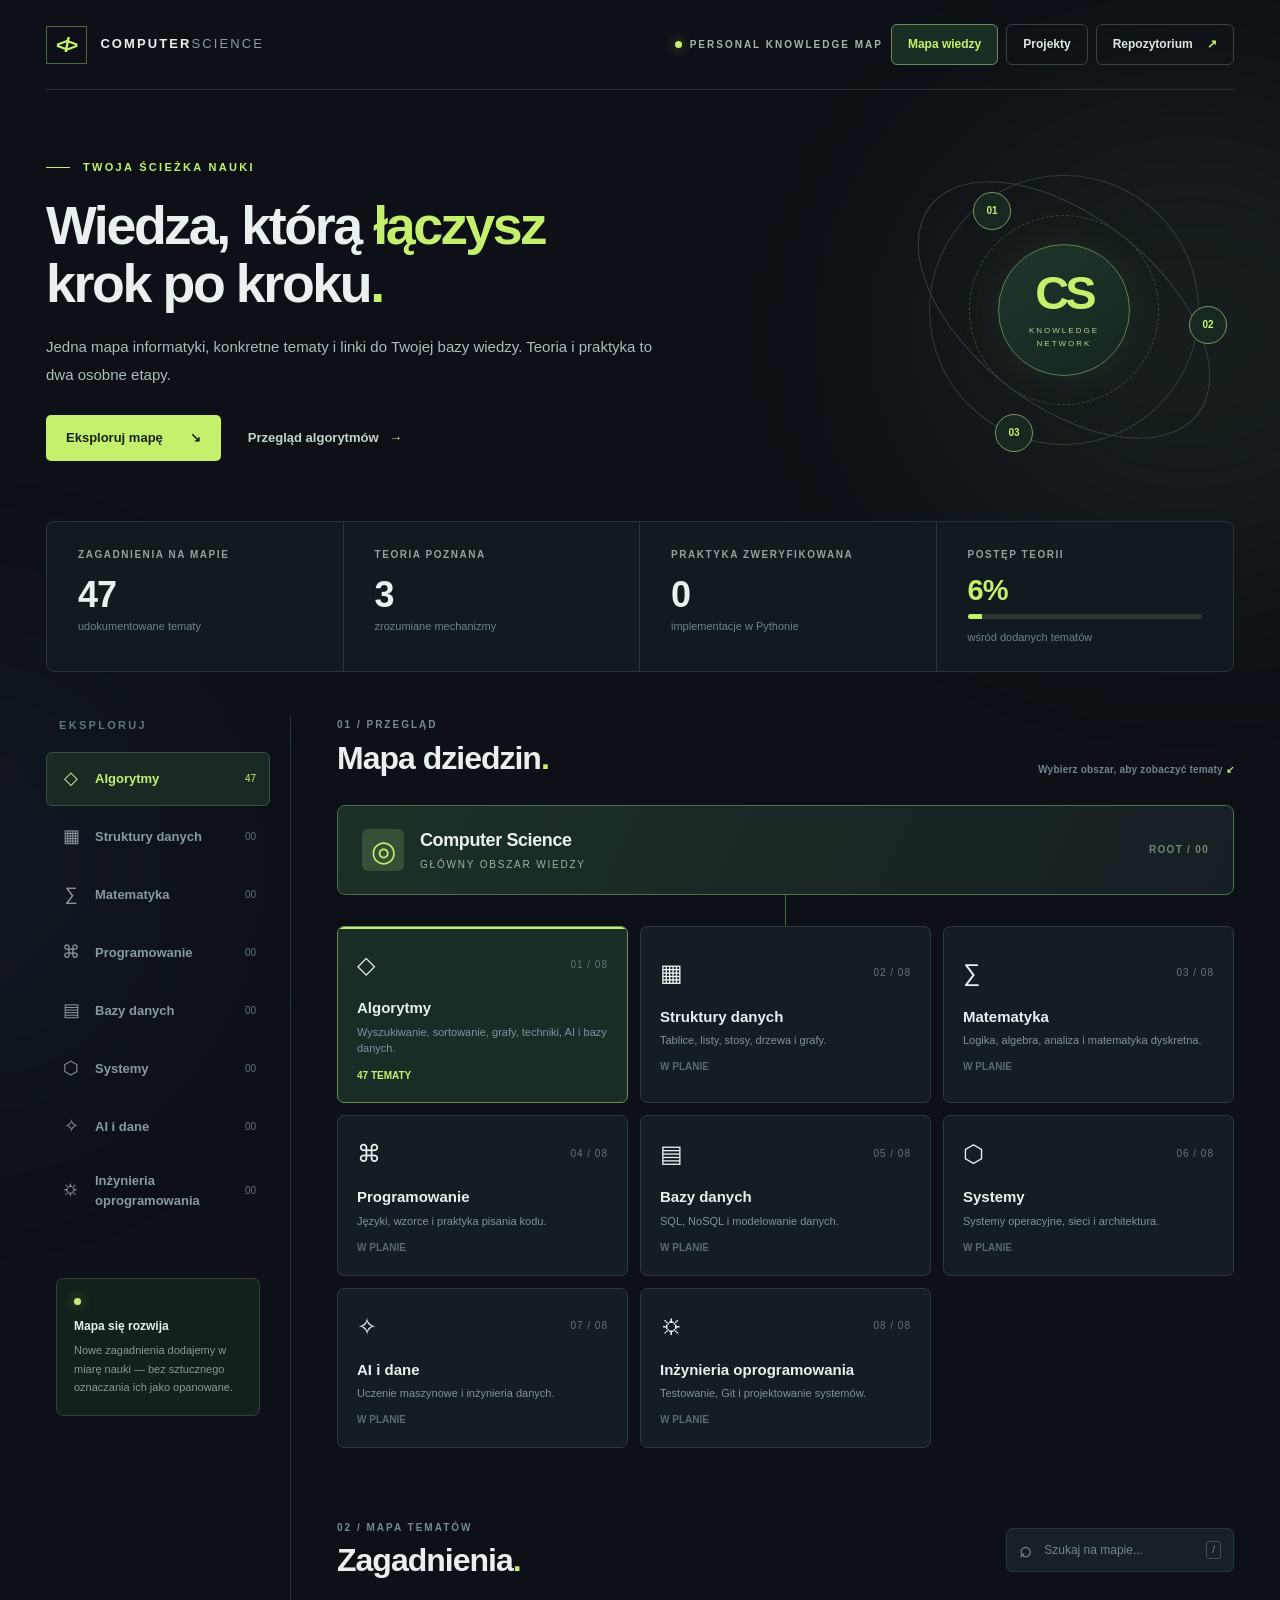
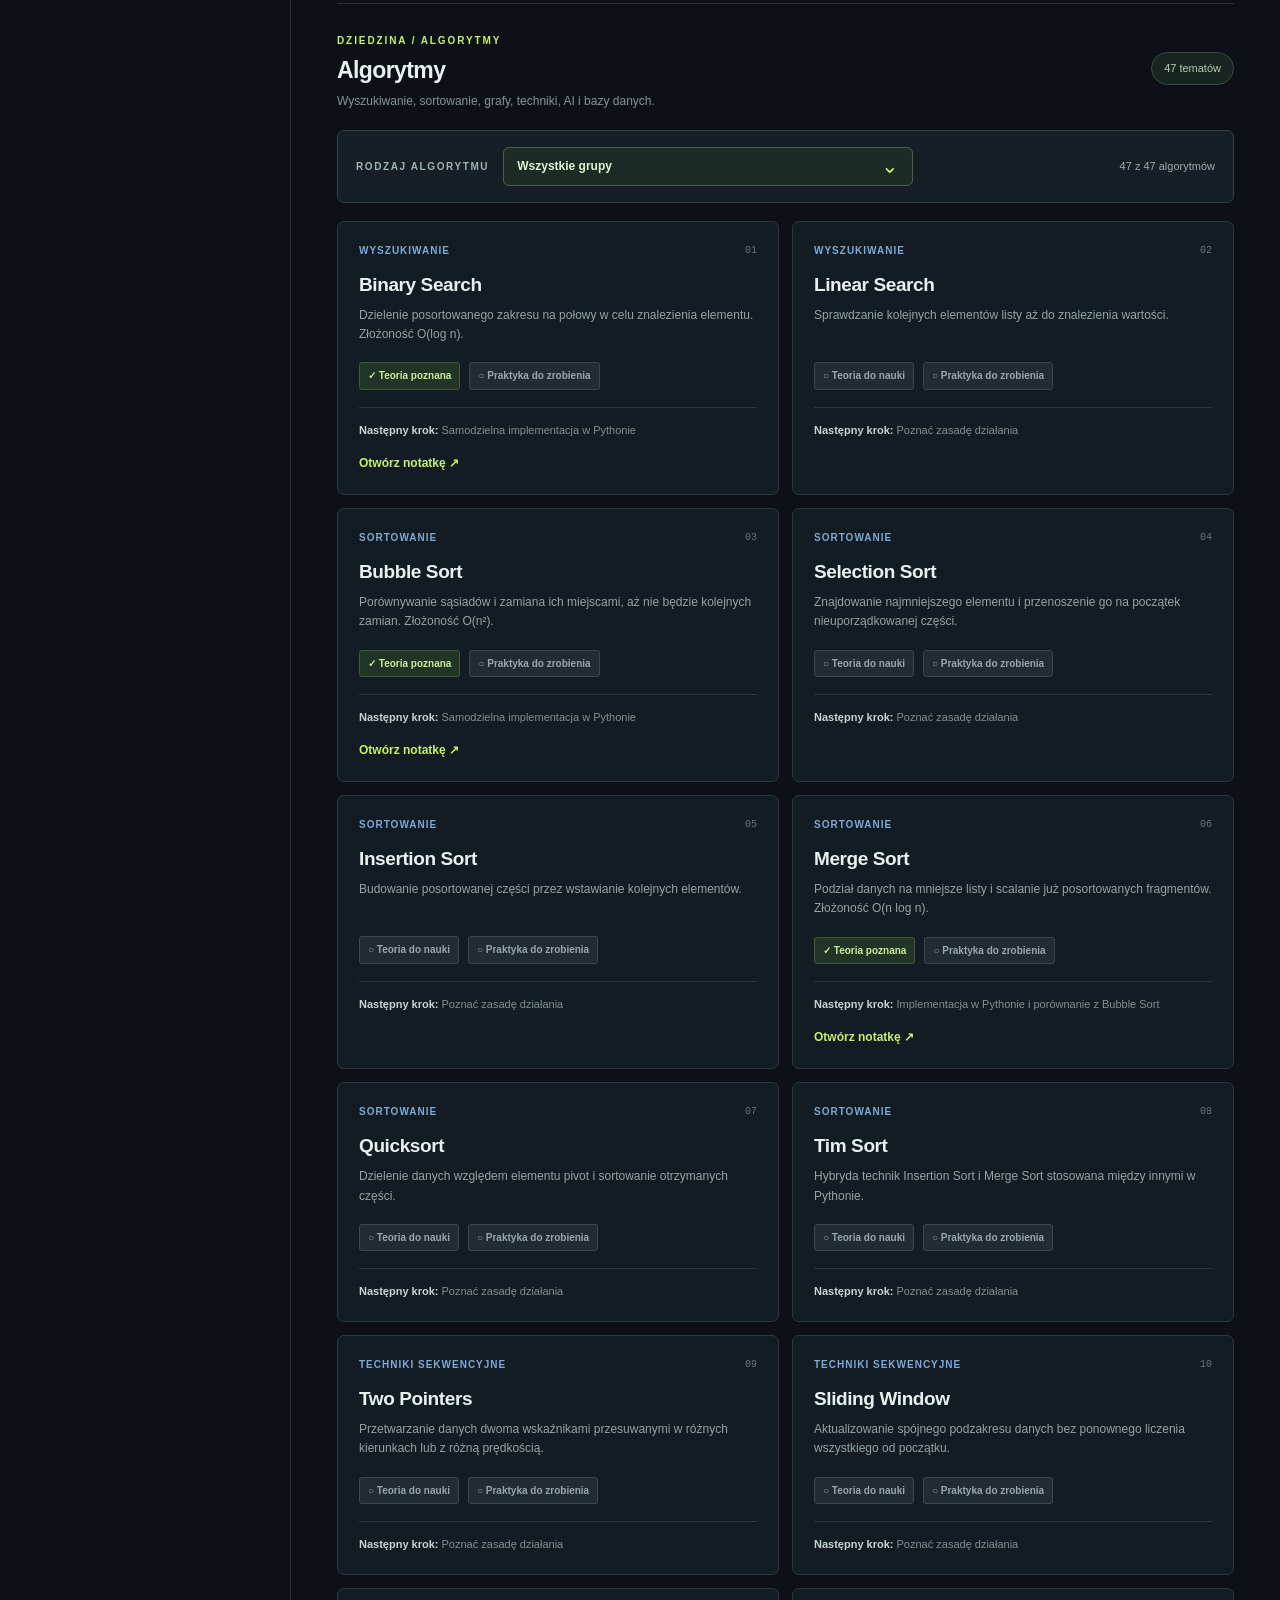
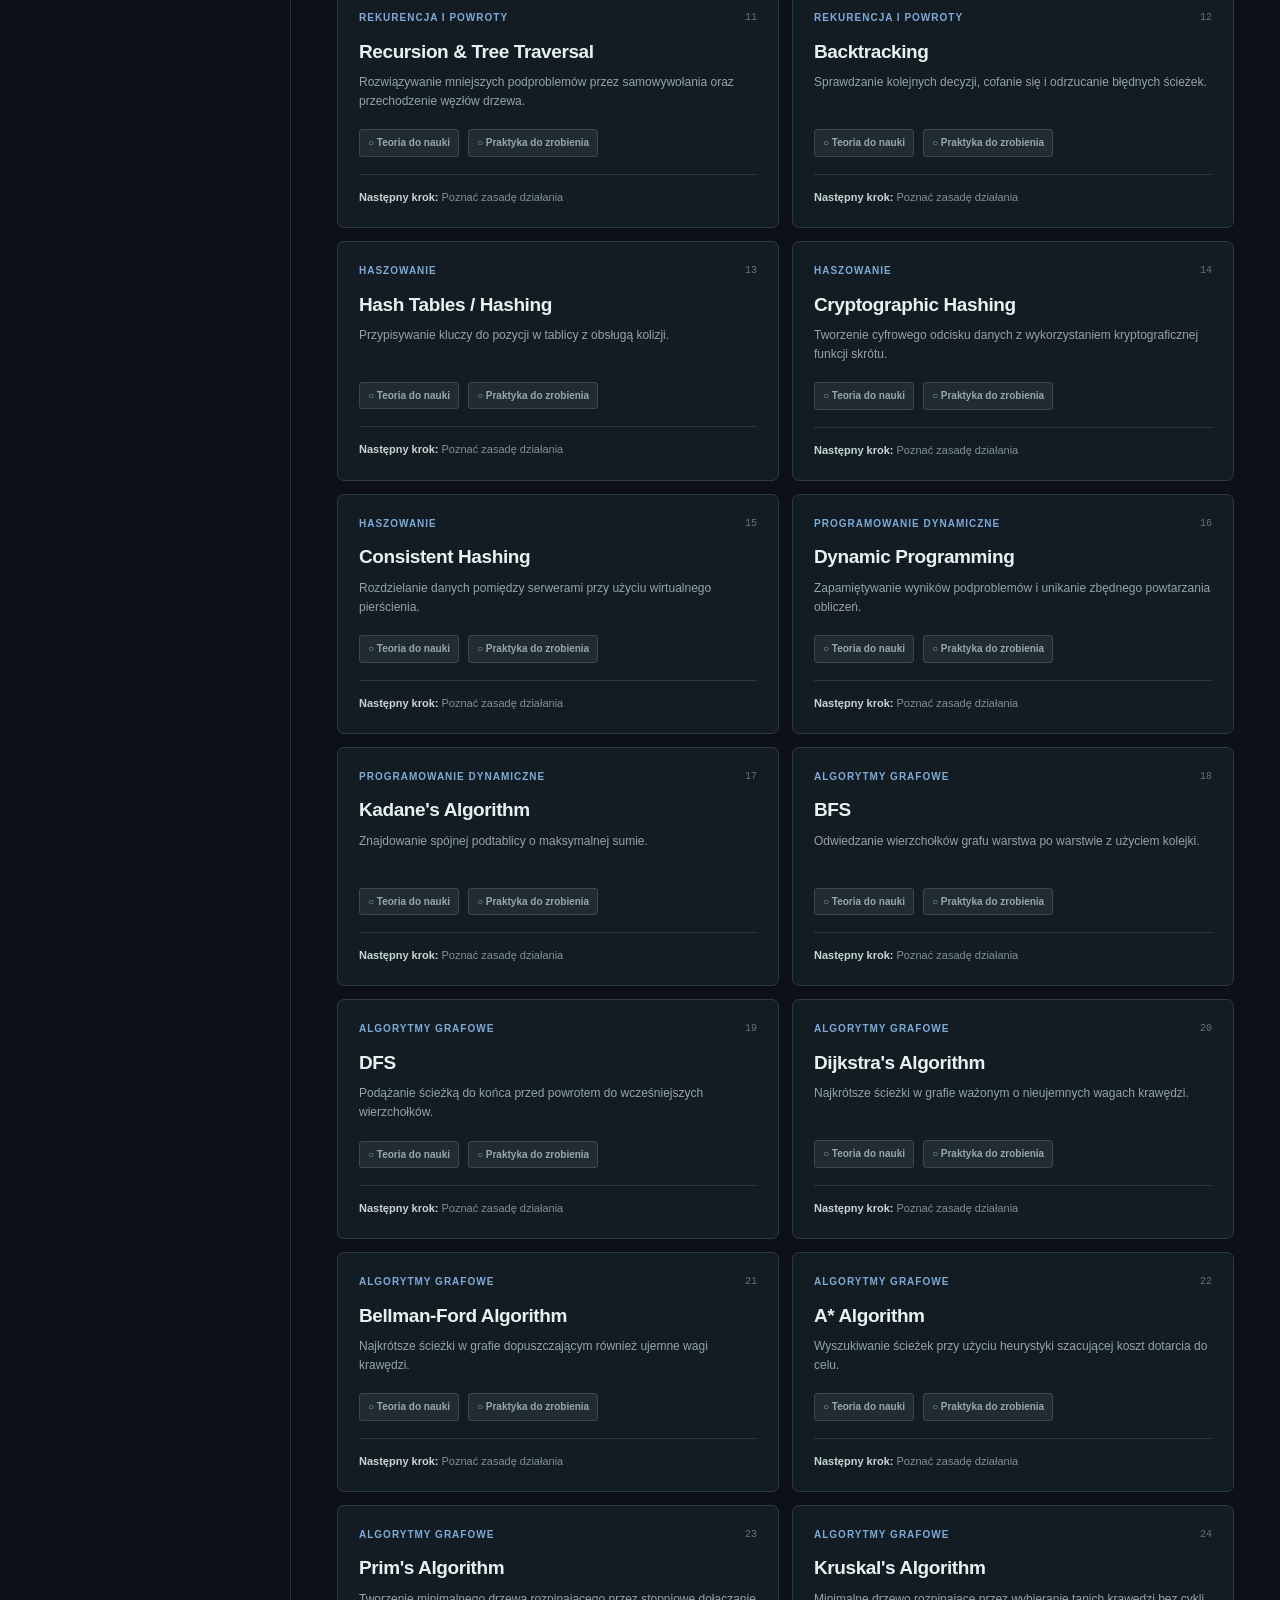
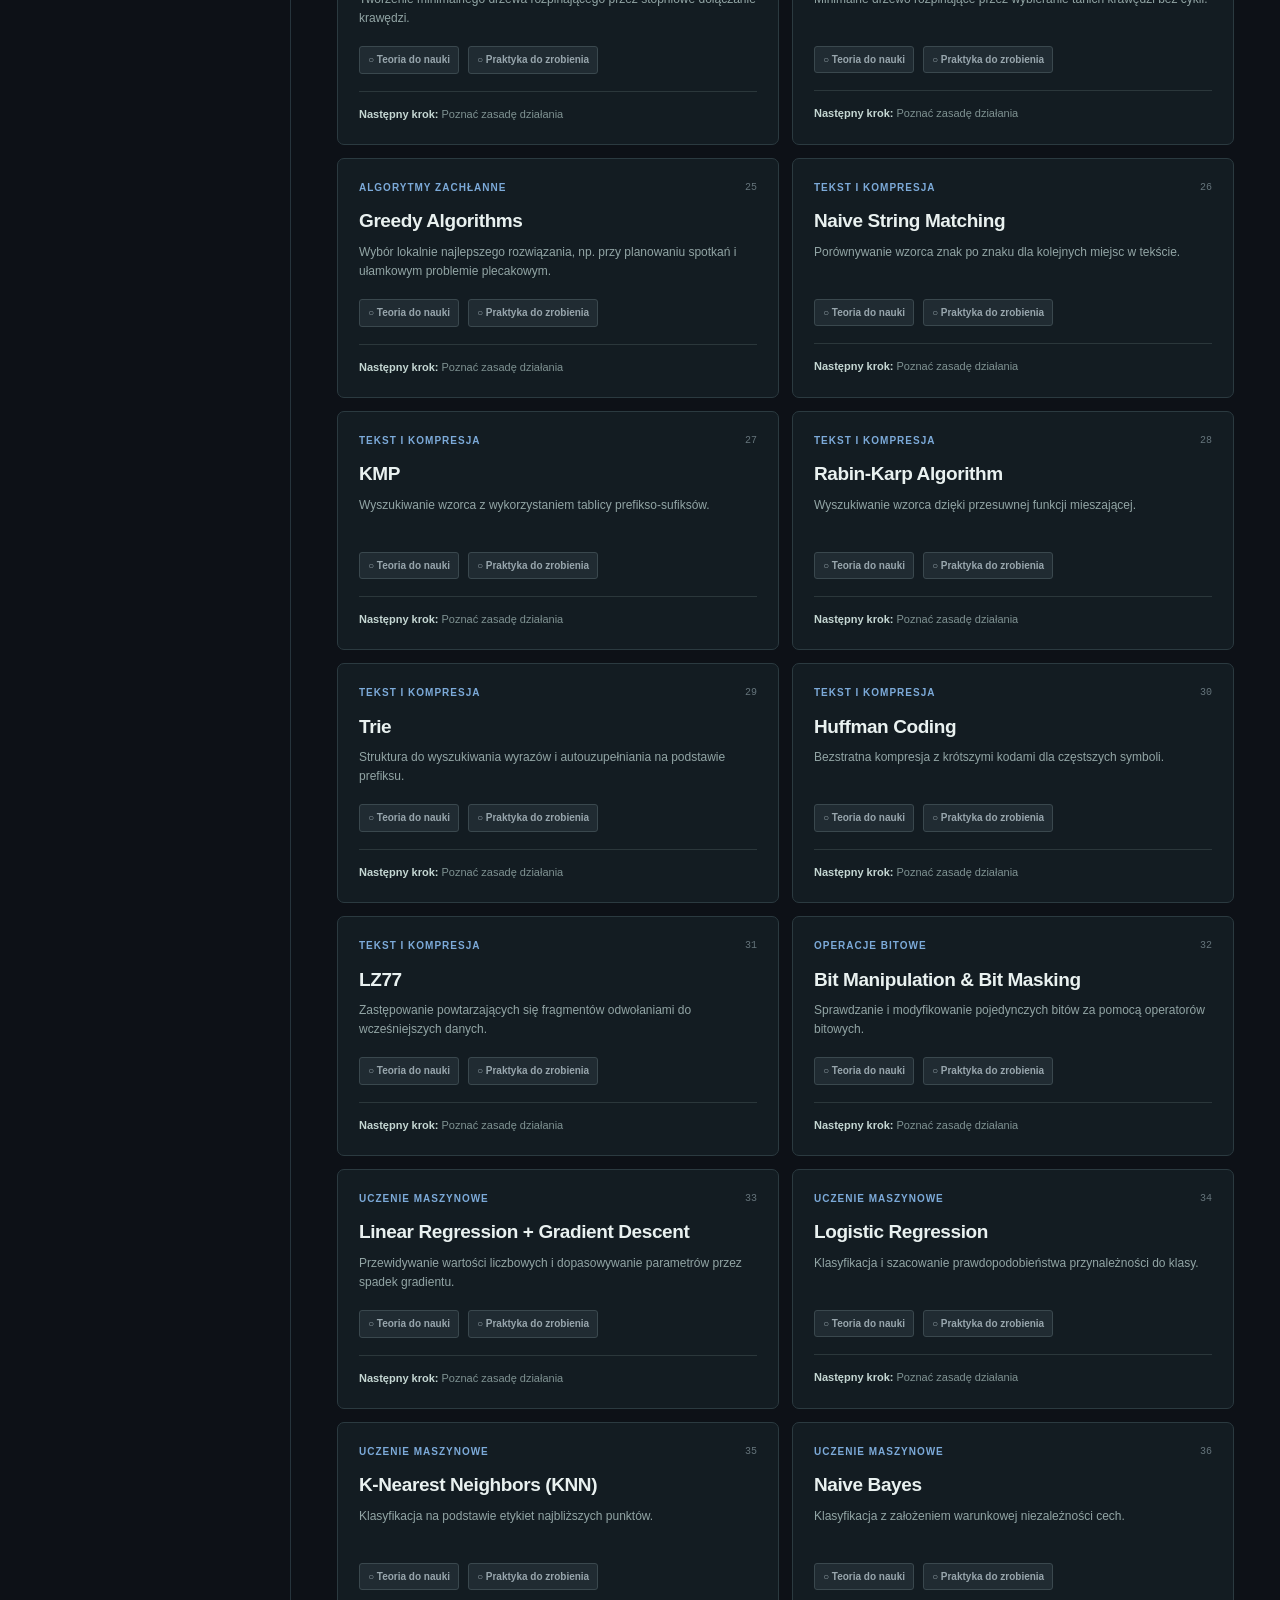
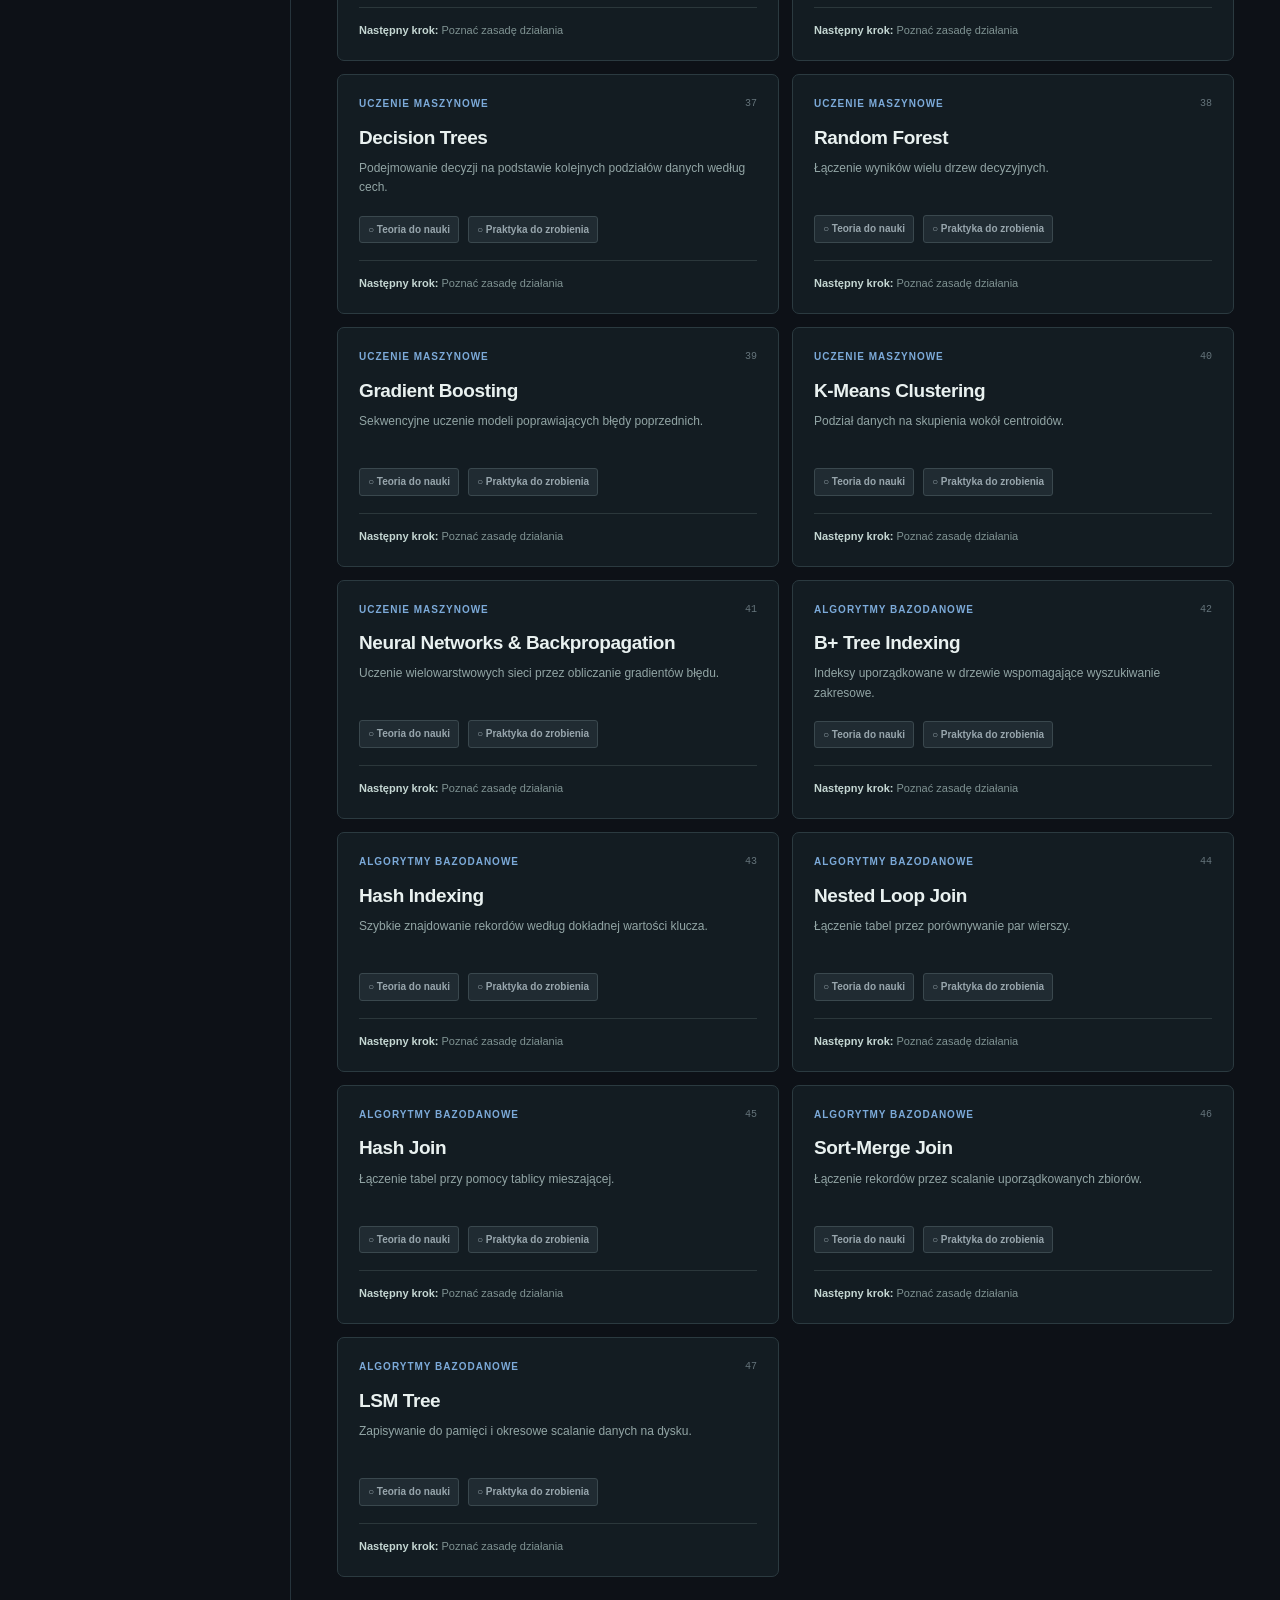
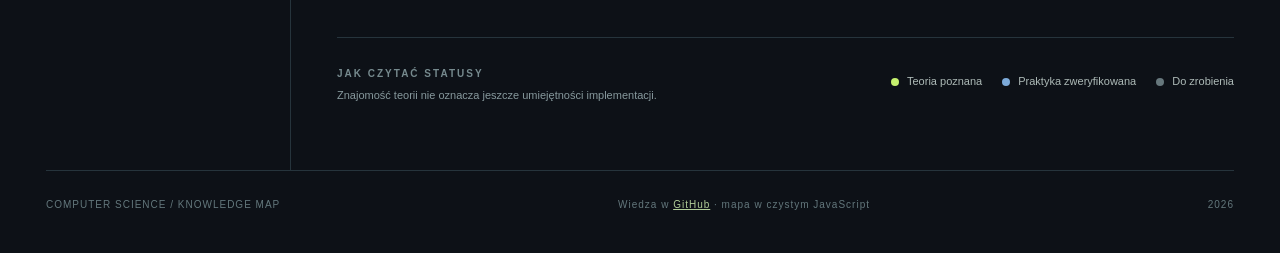
<file: docs/index.html>
<!doctype html>
<html lang="pl">
<head>
  <meta charset="utf-8">
  <meta name="viewport" content="width=device-width, initial-scale=1">
  <meta name="theme-color" content="#0d1117">
  <meta name="description" content="Interaktywna mapa nauki informatyki — algorytmy, struktury danych i powiązane notatki.">
  <title>Computer Science · Mapa wiedzy</title>
  <link rel="stylesheet" href="./style.css?v=projects-1">
  <script defer src="./data/topics.js?v=e79b591"></script>
  <script defer src="./app.js?v=filters-1"></script>
</head>
<body>
  <div class="ambient ambient-one" aria-hidden="true"></div>
  <div class="ambient ambient-two" aria-hidden="true"></div>
  <div class="shell">
    <header class="site-header">
      <a class="brand" href="./index.html" aria-label="Computer Science — strona główna">
        <span class="brand-symbol">&lt;/&gt;</span><span class="brand-text">COMPUTER<span>SCIENCE</span></span>
      </a>
      <div class="header-right"><span class="live-dot" aria-hidden="true"></span><span class="header-tag">PERSONAL KNOWLEDGE MAP</span>
        <a class="header-link header-page-link" href="./index.html" aria-current="page">Mapa wiedzy</a>
        <a class="header-link header-page-link" href="./projects.html">Projekty</a>
        <a class="header-link header-repo" href="https://github.com/Filip350/ComputerScience" target="_blank" rel="noopener noreferrer">Repozytorium <span aria-hidden="true">↗</span></a>
      </div>
    </header>
    <section class="hero" aria-labelledby="heroTitle">
      <div class="hero-copy"><div class="eyebrow"><span class="eyebrow-line"></span> TWOJA ŚCIEŻKA NAUKI</div>
        <h1 id="heroTitle">Wiedza, którą <em>łączysz</em><br>krok po kroku<span class="hero-period">.</span></h1>
        <p>Jedna mapa informatyki, konkretne tematy i linki do Twojej bazy wiedzy. Teoria i praktyka to dwa osobne etapy.</p>
        <div class="hero-actions"><a href="#map" class="primary-action">Eksploruj mapę <span aria-hidden="true">↘</span></a><a href="#topics" class="text-action">Przegląd algorytmów <span aria-hidden="true">→</span></a></div>
      </div>
      <div class="hero-orbit" aria-hidden="true"><div class="orbit orbit-a"></div><div class="orbit orbit-b"></div><div class="orbit orbit-c"></div><div class="orbit-node node-a">01</div><div class="orbit-node node-b">02</div><div class="orbit-node node-c">03</div><div class="orbit-core"><span>CS</span><small>KNOWLEDGE<br>NETWORK</small></div></div>
    </section>
    <section class="stats" aria-label="Postępy nauki">
      <div class="stat"><span class="stat-label">ZAGADNIENIA NA MAPIE</span><strong id="statTotal">—</strong><span class="stat-detail">udokumentowane tematy</span></div>
      <div class="stat"><span class="stat-label">TEORIA POZNANA</span><strong id="statTheory">—</strong><span class="stat-detail">zrozumiane mechanizmy</span></div>
      <div class="stat"><span class="stat-label">PRAKTYKA ZWERYFIKOWANA</span><strong id="statPractice">—</strong><span class="stat-detail">implementacje w Pythonie</span></div>
      <div class="stat stat-progress"><span class="stat-label">POSTĘP TEORII</span><strong id="statPercent">—</strong><div class="progress-track"><span id="progressFill"></span></div><span class="stat-detail">wśród dodanych tematów</span></div>
    </section>
    <div class="workspace">
      <aside class="sidebar" aria-label="Nawigacja po dziedzinach">
        <div class="sidebar-title">EKSPLORUJ</div>
        <div class="sidebar-nav" id="sidebarNav"></div>
        <div class="sidebar-foot"><div class="small-signal"></div><strong>Mapa się rozwija</strong><p>Nowe zagadnienia dodajemy w miarę nauki — bez sztucznego oznaczania ich jako opanowane.</p></div>
      </aside>
      <main class="content">
        <section class="map-section" id="map" aria-labelledby="mapTitle">
          <div class="section-top"><div><p class="section-kicker">01 / PRZEGLĄD</p><h2 id="mapTitle">Mapa dziedzin<span class="lime">.</span></h2></div><span class="section-hint">Wybierz obszar, aby zobaczyć tematy <span aria-hidden="true">↙</span></span></div>
          <div class="root-node"><span class="root-icon">◎</span><div><strong>Computer Science</strong><small>GŁÓWNY OBSZAR WIEDZY</small></div><span class="root-corner">ROOT / 00</span></div>
          <div class="branch-line" aria-hidden="true"></div>
          <div class="category-grid" id="categoryGrid"></div>
        </section>
        <section id="topics" class="topics-section" aria-labelledby="topicsTitle">
          <div class="section-top section-top-topics"><div><p class="section-kicker">02 / MAPA TEMATÓW</p><h2 id="topicsTitle">Zagadnienia<span class="lime">.</span></h2></div><label class="search-field"><span aria-hidden="true">⌕</span><span class="visually-hidden">Wyszukaj zagadnienie</span><input id="searchInput" type="search" placeholder="Szukaj na mapie..." autocomplete="off"><kbd>/</kbd></label></div>
          <div class="selection-summary"><div><span class="selection-label" id="categoryLabel">ALGORYTMY</span><h3 id="categoryHeading">Algorytmy</h3><p id="categoryDescription"></p></div><span class="pill-counter" id="topicCount"></span></div>
          <div class="topic-filters" id="algorithmFilters" aria-label="Filtrowanie algorytmów">
            <label class="filter-label" for="algorithmGroup">RODZAJ ALGORYTMU</label>
            <div class="filter-select-wrap">
              <select id="algorithmGroup" class="filter-select">
                <option value="all">Wszystkie grupy</option>
              </select>
              <span class="filter-chevron" aria-hidden="true">⌄</span>
            </div>
            <span class="filter-total" id="algorithmGroupMeta">Wszystkie algorytmy</span>
          </div>
          <div class="topics-grid" id="topicsGrid" aria-live="polite"></div>
        </section>
        <section class="legend-section" aria-label="Legenda postępów"><div class="legend-head"><span class="section-kicker">JAK CZYTAĆ STATUSY</span><p>Znajomość teorii nie oznacza jeszcze umiejętności implementacji.</p></div><div class="legend-items"><span><i class="legend-dot theory-dot"></i> Teoria poznana</span><span><i class="legend-dot practice-dot"></i> Praktyka zweryfikowana</span><span><i class="legend-dot todo-dot"></i> Do zrobienia</span></div></section>
      </main>
    </div>
    <footer class="site-footer"><span>COMPUTER SCIENCE / KNOWLEDGE MAP</span><span>Wiedza w <a href="https://github.com/Filip350/ComputerScience" target="_blank" rel="noopener noreferrer">GitHub</a> · mapa w czystym JavaScript</span><span>2026</span></footer>
  </div>
</body>
</html>
</file>
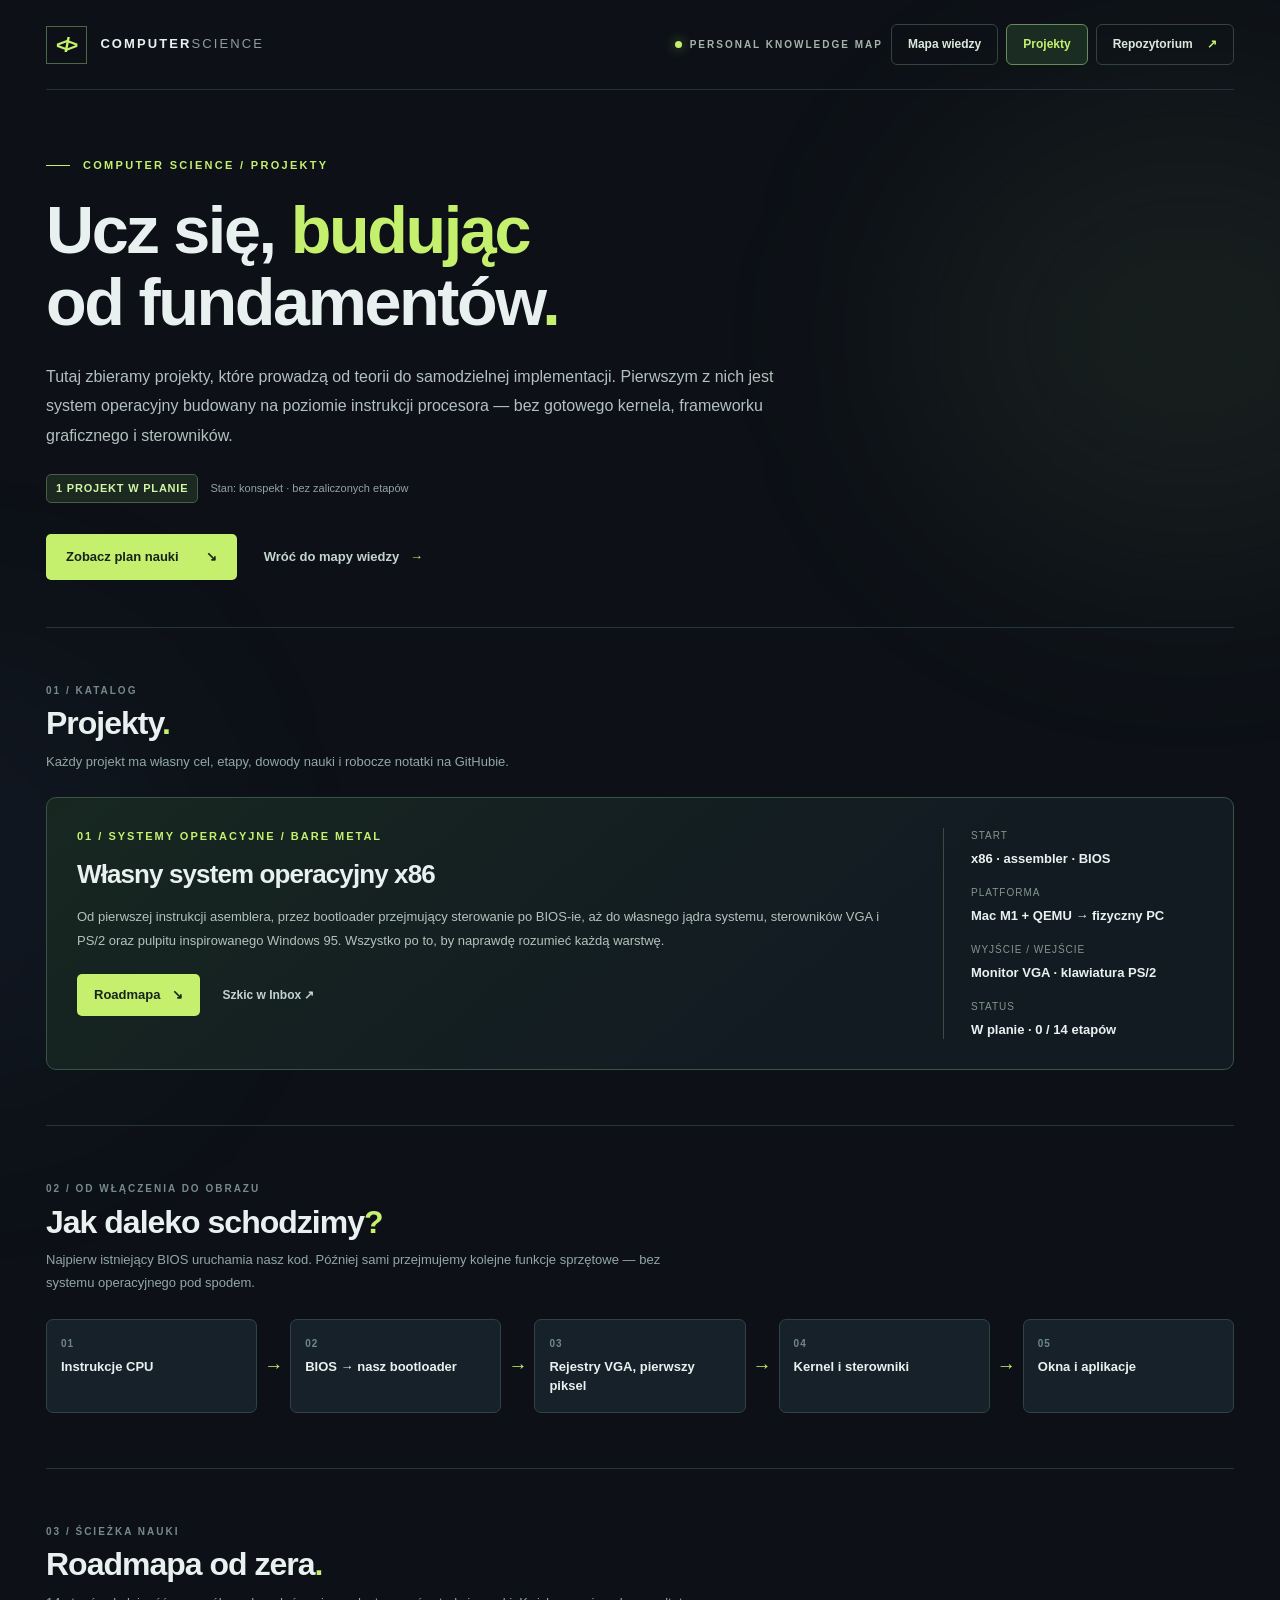
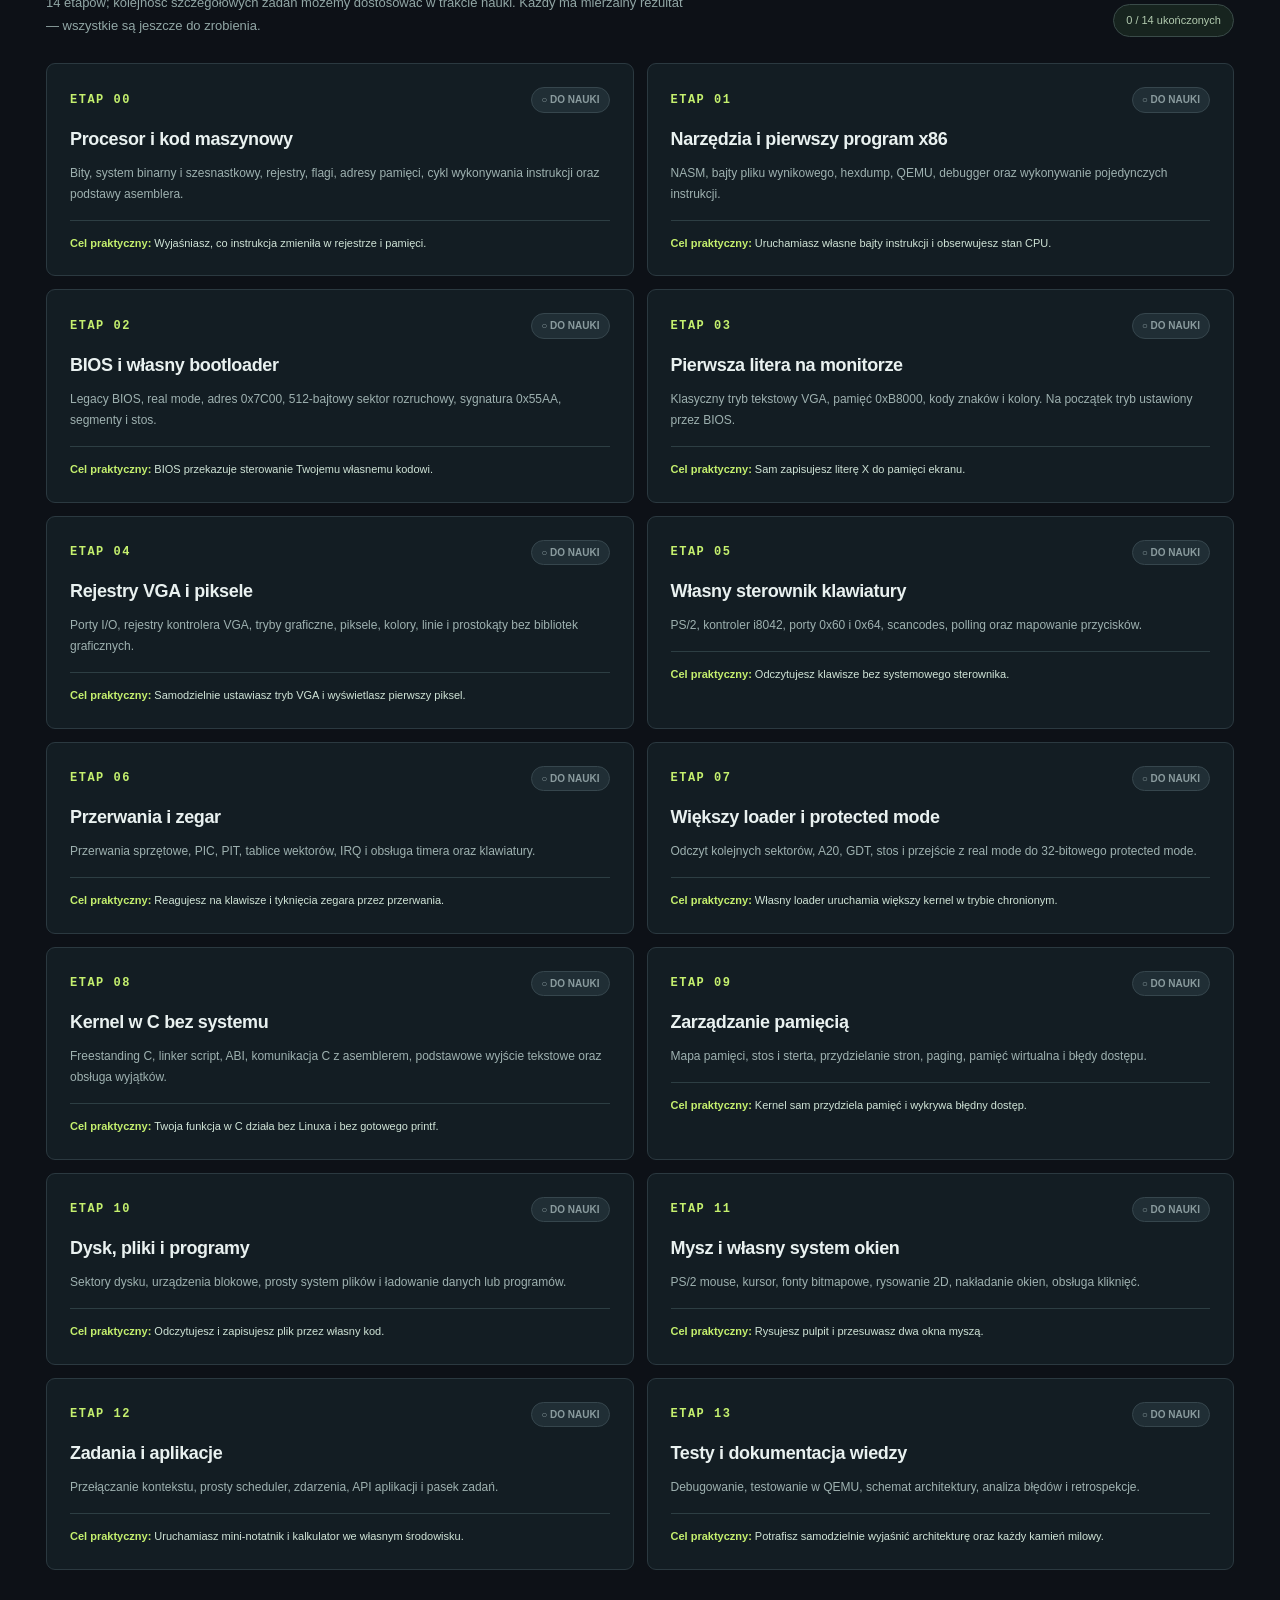
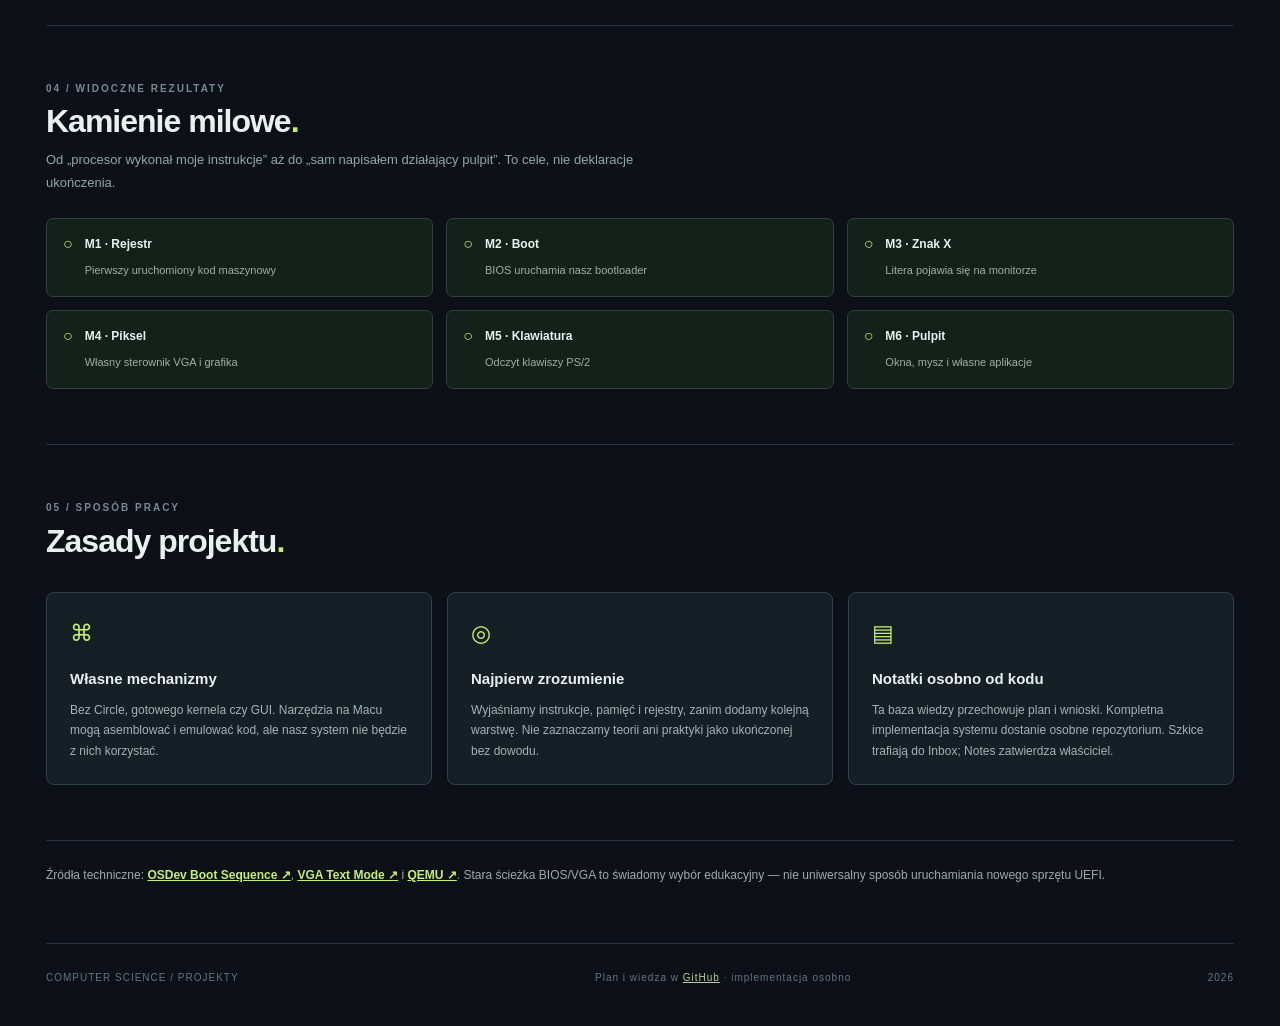
<file: docs/projects.html>
<!doctype html>
<html lang="pl">
<head>
  <meta charset="utf-8">
  <meta name="viewport" content="width=device-width, initial-scale=1">
  <meta name="theme-color" content="#0d1117">
  <meta name="description" content="Projekty Computer Science — roadmapa nauki budowy własnego systemu operacyjnego x86 od kodu maszynowego, przez BIOS i VGA, po pulpit z oknami.">
  <title>Projekty · Computer Science</title>
  <link rel="stylesheet" href="./style.css?v=projects-1">
  <link rel="stylesheet" href="./projects.css?v=1">
</head>
<body>
  <div class="ambient ambient-one" aria-hidden="true"></div>
  <div class="ambient ambient-two" aria-hidden="true"></div>
  <div class="shell">
    <header class="site-header">
      <a class="brand" href="./index.html" aria-label="Computer Science — strona główna">
        <span class="brand-symbol">&lt;/&gt;</span><span class="brand-text">COMPUTER<span>SCIENCE</span></span>
      </a>
      <div class="header-right">
        <span class="live-dot" aria-hidden="true"></span><span class="header-tag">PERSONAL KNOWLEDGE MAP</span>
        <a class="header-link header-page-link" href="./index.html">Mapa wiedzy</a>
        <a class="header-link header-page-link current-page" href="./projects.html" aria-current="page">Projekty</a>
        <a class="header-link header-repo" href="https://github.com/Filip350/ComputerScience" target="_blank" rel="noopener noreferrer">Repozytorium <span aria-hidden="true">↗</span></a>
      </div>
    </header>

    <main>
      <section class="projects-hero" aria-labelledby="projectsTitle">
        <p class="eyebrow"><span class="eyebrow-line"></span> COMPUTER SCIENCE / PROJEKTY</p>
        <h1 id="projectsTitle">Ucz się, <em>budując</em><br>od fundamentów<span class="hero-period">.</span></h1>
        <p class="projects-lead">Tutaj zbieramy projekty, które prowadzą od teorii do samodzielnej implementacji. Pierwszym z nich jest system operacyjny budowany na poziomie instrukcji procesora — bez gotowego kernela, frameworku graficznego i sterowników.</p>
        <div class="page-meta"><span class="status-label">1 PROJEKT W PLANIE</span><span>Stan: konspekt · bez zaliczonych etapów</span></div>
        <div class="hero-actions"><a class="primary-action" href="#roadmap">Zobacz plan nauki <span aria-hidden="true">↘</span></a><a class="text-action" href="./index.html">Wróć do mapy wiedzy <span aria-hidden="true">→</span></a></div>
      </section>

      <section class="project-section" aria-labelledby="catalogTitle">
        <div class="projects-heading"><div><p class="section-kicker">01 / KATALOG</p><h2 id="catalogTitle">Projekty<span class="lime">.</span></h2><p>Każdy projekt ma własny cel, etapy, dowody nauki i robocze notatki na GitHubie.</p></div></div>
        <article class="project-card" id="bare-metal" aria-labelledby="projectTitle">
          <div>
            <div class="project-kicker">01 / SYSTEMY OPERACYJNE / BARE METAL</div>
            <h3 id="projectTitle">Własny system operacyjny x86</h3>
            <p>Od pierwszej instrukcji asemblera, przez bootloader przejmujący sterowanie po BIOS-ie, aż do własnego jądra systemu, sterowników VGA i PS/2 oraz pulpitu inspirowanego Windows 95. Wszystko po to, by naprawdę rozumieć każdą warstwę.</p>
            <div class="project-card-actions"><a class="primary-action" href="#roadmap">Roadmapa <span aria-hidden="true">↘</span></a><a class="text-action" href="https://github.com/Filip350/ComputerScience/blob/main/Inbox/projects/bare-metal-os-x86.md" target="_blank" rel="noopener noreferrer">Szkic w Inbox ↗</a></div>
          </div>
          <aside class="project-card-side" aria-label="Parametry projektu">
            <div class="project-fact"><small>START</small><strong>x86 · assembler · BIOS</strong></div>
            <div class="project-fact"><small>PLATFORMA</small><strong>Mac M1 + QEMU → fizyczny PC</strong></div>
            <div class="project-fact"><small>WYJŚCIE / WEJŚCIE</small><strong>Monitor VGA · klawiatura PS/2</strong></div>
            <div class="project-fact"><small>STATUS</small><strong>W planie · 0 / 14 etapów</strong></div>
          </aside>
        </article>
      </section>

      <section class="project-section" aria-labelledby="bootTitle">
        <div class="projects-heading"><div><p class="section-kicker">02 / OD WŁĄCZENIA DO OBRAZU</p><h2 id="bootTitle">Jak daleko schodzimy<span class="lime">?</span></h2><p>Najpierw istniejący BIOS uruchamia nasz kod. Później sami przejmujemy kolejne funkcje sprzętowe — bez systemu operacyjnego pod spodem.</p></div></div>
        <div class="flow" aria-label="Łańcuch od procesora do pulpitu">
          <div class="flow-step"><small>01</small><strong>Instrukcje CPU</strong></div><span class="flow-arrow" aria-hidden="true">→</span>
          <div class="flow-step"><small>02</small><strong>BIOS → nasz bootloader</strong></div><span class="flow-arrow" aria-hidden="true">→</span>
          <div class="flow-step"><small>03</small><strong>Rejestry VGA, pierwszy piksel</strong></div><span class="flow-arrow" aria-hidden="true">→</span>
          <div class="flow-step"><small>04</small><strong>Kernel i sterowniki</strong></div><span class="flow-arrow" aria-hidden="true">→</span>
          <div class="flow-step"><small>05</small><strong>Okna i aplikacje</strong></div>
        </div>
      </section>

      <section class="project-section" id="roadmap" aria-labelledby="roadmapTitle">
        <div class="projects-heading"><div><p class="section-kicker">03 / ŚCIEŻKA NAUKI</p><h2 id="roadmapTitle">Roadmapa od zera<span class="lime">.</span></h2><p>14 etapów; kolejność szczegółowych zadań możemy dostosować w trakcie nauki. Każdy ma mierzalny rezultat — wszystkie są jeszcze do zrobienia.</p></div><span class="pill-counter">0 / 14 ukończonych</span></div>
        <div class="roadmap-grid">
          <article class="milestone"><div class="milestone-top"><span class="milestone-index">ETAP 00</span><span class="milestone-state">○ DO NAUKI</span></div><h3>Procesor i kod maszynowy</h3><p>Bity, system binarny i szesnastkowy, rejestry, flagi, adresy pamięci, cykl wykonywania instrukcji oraz podstawy asemblera.</p><div class="milestone-result"><strong>Cel praktyczny:</strong> Wyjaśniasz, co instrukcja zmieniła w rejestrze i pamięci.</div></article>
          <article class="milestone"><div class="milestone-top"><span class="milestone-index">ETAP 01</span><span class="milestone-state">○ DO NAUKI</span></div><h3>Narzędzia i pierwszy program x86</h3><p>NASM, bajty pliku wynikowego, hexdump, QEMU, debugger oraz wykonywanie pojedynczych instrukcji.</p><div class="milestone-result"><strong>Cel praktyczny:</strong> Uruchamiasz własne bajty instrukcji i obserwujesz stan CPU.</div></article>
          <article class="milestone"><div class="milestone-top"><span class="milestone-index">ETAP 02</span><span class="milestone-state">○ DO NAUKI</span></div><h3>BIOS i własny bootloader</h3><p>Legacy BIOS, real mode, adres 0x7C00, 512-bajtowy sektor rozruchowy, sygnatura 0x55AA, segmenty i stos.</p><div class="milestone-result"><strong>Cel praktyczny:</strong> BIOS przekazuje sterowanie Twojemu własnemu kodowi.</div></article>
          <article class="milestone"><div class="milestone-top"><span class="milestone-index">ETAP 03</span><span class="milestone-state">○ DO NAUKI</span></div><h3>Pierwsza litera na monitorze</h3><p>Klasyczny tryb tekstowy VGA, pamięć 0xB8000, kody znaków i kolory. Na początek tryb ustawiony przez BIOS.</p><div class="milestone-result"><strong>Cel praktyczny:</strong> Sam zapisujesz literę X do pamięci ekranu.</div></article>
          <article class="milestone"><div class="milestone-top"><span class="milestone-index">ETAP 04</span><span class="milestone-state">○ DO NAUKI</span></div><h3>Rejestry VGA i piksele</h3><p>Porty I/O, rejestry kontrolera VGA, tryby graficzne, piksele, kolory, linie i prostokąty bez bibliotek graficznych.</p><div class="milestone-result"><strong>Cel praktyczny:</strong> Samodzielnie ustawiasz tryb VGA i wyświetlasz pierwszy piksel.</div></article>
          <article class="milestone"><div class="milestone-top"><span class="milestone-index">ETAP 05</span><span class="milestone-state">○ DO NAUKI</span></div><h3>Własny sterownik klawiatury</h3><p>PS/2, kontroler i8042, porty 0x60 i 0x64, scancodes, polling oraz mapowanie przycisków.</p><div class="milestone-result"><strong>Cel praktyczny:</strong> Odczytujesz klawisze bez systemowego sterownika.</div></article>
          <article class="milestone"><div class="milestone-top"><span class="milestone-index">ETAP 06</span><span class="milestone-state">○ DO NAUKI</span></div><h3>Przerwania i zegar</h3><p>Przerwania sprzętowe, PIC, PIT, tablice wektorów, IRQ i obsługa timera oraz klawiatury.</p><div class="milestone-result"><strong>Cel praktyczny:</strong> Reagujesz na klawisze i tyknięcia zegara przez przerwania.</div></article>
          <article class="milestone"><div class="milestone-top"><span class="milestone-index">ETAP 07</span><span class="milestone-state">○ DO NAUKI</span></div><h3>Większy loader i protected mode</h3><p>Odczyt kolejnych sektorów, A20, GDT, stos i przejście z real mode do 32-bitowego protected mode.</p><div class="milestone-result"><strong>Cel praktyczny:</strong> Własny loader uruchamia większy kernel w trybie chronionym.</div></article>
          <article class="milestone"><div class="milestone-top"><span class="milestone-index">ETAP 08</span><span class="milestone-state">○ DO NAUKI</span></div><h3>Kernel w C bez systemu</h3><p>Freestanding C, linker script, ABI, komunikacja C z asemblerem, podstawowe wyjście tekstowe oraz obsługa wyjątków.</p><div class="milestone-result"><strong>Cel praktyczny:</strong> Twoja funkcja w C działa bez Linuxa i bez gotowego printf.</div></article>
          <article class="milestone"><div class="milestone-top"><span class="milestone-index">ETAP 09</span><span class="milestone-state">○ DO NAUKI</span></div><h3>Zarządzanie pamięcią</h3><p>Mapa pamięci, stos i sterta, przydzielanie stron, paging, pamięć wirtualna i błędy dostępu.</p><div class="milestone-result"><strong>Cel praktyczny:</strong> Kernel sam przydziela pamięć i wykrywa błędny dostęp.</div></article>
          <article class="milestone"><div class="milestone-top"><span class="milestone-index">ETAP 10</span><span class="milestone-state">○ DO NAUKI</span></div><h3>Dysk, pliki i programy</h3><p>Sektory dysku, urządzenia blokowe, prosty system plików i ładowanie danych lub programów.</p><div class="milestone-result"><strong>Cel praktyczny:</strong> Odczytujesz i zapisujesz plik przez własny kod.</div></article>
          <article class="milestone"><div class="milestone-top"><span class="milestone-index">ETAP 11</span><span class="milestone-state">○ DO NAUKI</span></div><h3>Mysz i własny system okien</h3><p>PS/2 mouse, kursor, fonty bitmapowe, rysowanie 2D, nakładanie okien, obsługa kliknięć.</p><div class="milestone-result"><strong>Cel praktyczny:</strong> Rysujesz pulpit i przesuwasz dwa okna myszą.</div></article>
          <article class="milestone"><div class="milestone-top"><span class="milestone-index">ETAP 12</span><span class="milestone-state">○ DO NAUKI</span></div><h3>Zadania i aplikacje</h3><p>Przełączanie kontekstu, prosty scheduler, zdarzenia, API aplikacji i pasek zadań.</p><div class="milestone-result"><strong>Cel praktyczny:</strong> Uruchamiasz mini-notatnik i kalkulator we własnym środowisku.</div></article>
          <article class="milestone"><div class="milestone-top"><span class="milestone-index">ETAP 13</span><span class="milestone-state">○ DO NAUKI</span></div><h3>Testy i dokumentacja wiedzy</h3><p>Debugowanie, testowanie w QEMU, schemat architektury, analiza błędów i retrospekcje.</p><div class="milestone-result"><strong>Cel praktyczny:</strong> Potrafisz samodzielnie wyjaśnić architekturę oraz każdy kamień milowy.</div></article>
        </div>
      </section>

      <section class="project-section" aria-labelledby="milestonesTitle">
        <div class="projects-heading"><div><p class="section-kicker">04 / WIDOCZNE REZULTATY</p><h2 id="milestonesTitle">Kamienie milowe<span class="lime">.</span></h2><p>Od „procesor wykonał moje instrukcje” aż do „sam napisałem działający pulpit”. To cele, nie deklaracje ukończenia.</p></div></div>
        <div class="checkpoints">
          <div class="checkpoint"><span class="marker">○</span><div><strong>M1 · Rejestr</strong><span>Pierwszy uruchomiony kod maszynowy</span></div></div>
        <div class="checkpoint"><span class="marker">○</span><div><strong>M2 · Boot</strong><span>BIOS uruchamia nasz bootloader</span></div></div>
        <div class="checkpoint"><span class="marker">○</span><div><strong>M3 · Znak X</strong><span>Litera pojawia się na monitorze</span></div></div>
        <div class="checkpoint"><span class="marker">○</span><div><strong>M4 · Piksel</strong><span>Własny sterownik VGA i grafika</span></div></div>
        <div class="checkpoint"><span class="marker">○</span><div><strong>M5 · Klawiatura</strong><span>Odczyt klawiszy PS/2</span></div></div>
        <div class="checkpoint"><span class="marker">○</span><div><strong>M6 · Pulpit</strong><span>Okna, mysz i własne aplikacje</span></div></div>
        </div>
      </section>

      <section class="project-section" aria-labelledby="principlesTitle">
        <div class="projects-heading"><div><p class="section-kicker">05 / SPOSÓB PRACY</p><h2 id="principlesTitle">Zasady projektu<span class="lime">.</span></h2></div></div>
        <div class="track-grid">
          <div class="track-card"><span class="track-icon">⌘</span><h3>Własne mechanizmy</h3><p>Bez Circle, gotowego kernela czy GUI. Narzędzia na Macu mogą asemb­lować i emulować kod, ale nasz system nie będzie z nich korzystać.</p></div>
          <div class="track-card"><span class="track-icon">◎</span><h3>Najpierw zrozumienie</h3><p>Wyjaśniamy instrukcje, pamięć i rejestry, zanim dodamy kolejną warstwę. Nie zaznaczamy teorii ani praktyki jako ukończonej bez dowodu.</p></div>
          <div class="track-card"><span class="track-icon">▤</span><h3>Notatki osobno od kodu</h3><p>Ta baza wiedzy przechowuje plan i wnioski. Kompletna implementacja systemu dostanie osobne repozytorium. Szkice trafiają do Inbox; Notes zatwierdza właściciel.</p></div>
        </div>
      </section>

      <div class="projects-footer">
        <p>Źródła techniczne: <a href="https://wiki.osdev.org/Boot_Sequence" target="_blank" rel="noopener noreferrer">OSDev Boot Sequence ↗</a>, <a href="https://wiki.osdev.org/VGA_Text_Mode" target="_blank" rel="noopener noreferrer">VGA Text Mode ↗</a> i <a href="https://www.qemu.org/docs/master/system/qemu-manpage.html" target="_blank" rel="noopener noreferrer">QEMU ↗</a>. Stara ścieżka BIOS/VGA to świadomy wybór edukacyjny — nie uniwersalny sposób uruchamiania nowego sprzętu UEFI.</p>
      </div>
    </main>
    <footer class="site-footer"><span>COMPUTER SCIENCE / PROJEKTY</span><span>Plan i wiedza w <a href="https://github.com/Filip350/ComputerScience" target="_blank" rel="noopener noreferrer">GitHub</a> · implementacja osobno</span><span>2026</span></footer>
  </div>
</body>
</html>
</file>
<file: docs/style.css>
:root{color-scheme:dark;--bg:#0d1117;--panel:#131a21;--panel2:#172029;--stroke:#26343c;--soft:#8e9ba3;--text:#e9f1f0;--lime:#c5f06e;--blue:#7caad9;--muted:#53636c;--max:1440px}*{box-sizing:border-box}html{scroll-behavior:smooth}body{margin:0;background:var(--bg);color:var(--text);font:15px/1.55 -apple-system,BlinkMacSystemFont,"Segoe UI",Inter,Arial,sans-serif;overflow-x:hidden}a{color:inherit;text-decoration:none}button,input{font:inherit}button{cursor:pointer}button:focus-visible,a:focus-visible,input:focus-visible{outline:2px solid var(--lime);outline-offset:4px}.ambient{position:absolute;border-radius:50%;filter:blur(105px);z-index:-1;pointer-events:none}.ambient-one{width:540px;height:450px;background:rgba(118,151,93,.10);top:110px;right:-180px}.ambient-two{width:370px;height:420px;background:rgba(55,93,132,.10);top:660px;left:-210px}.shell{width:min(var(--max),calc(100% - 92px));margin:0 auto}.site-header{height:90px;display:flex;align-items:center;justify-content:space-between;border-bottom:1px solid #263139}.brand{display:flex;align-items:center;gap:13px}.brand-symbol{font-size:21px;font-weight:900;letter-spacing:-4px;color:var(--lime);border:1px solid #4d6744;padding:7px 12px 8px 9px;line-height:1}.brand-text{font-size:13px;font-weight:850;letter-spacing:2.1px}.brand-text span{color:var(--soft);font-weight:500}.header-right{display:flex;align-items:center;gap:12px}.header-tag{font-size:10px;letter-spacing:2px;color:#a5b3aa;font-weight:700}.live-dot,.small-signal{width:7px;height:7px;background:var(--lime);border-radius:50%;box-shadow:0 0 12px #c5f06e80}.header-link{margin-left:28px;border:1px solid #34443c;border-radius:6px;padding:10px 16px;color:#dce8de;font-weight:700;font-size:12px}.header-link:hover{border-color:var(--lime)}.header-link span{color:var(--lime);margin-left:11px}.hero{min-height:380px;display:flex;justify-content:space-between;align-items:center;gap:30px;padding:65px 0 56px}.hero-copy{max-width:765px;position:relative;z-index:1}.eyebrow,.section-kicker,.sidebar-title,.section-hint,.stat-label,.selection-label{font-size:11px;font-weight:750;letter-spacing:2.3px}.eyebrow{display:flex;align-items:center;gap:13px;color:var(--lime)}.eyebrow-line{width:24px;height:1px;background:var(--lime)}h1{font-size:clamp(39px,4.2vw,65px);line-height:1.08;letter-spacing:-2.4px;font-weight:760;margin:20px 0 21px}h1 em{font-style:normal;color:var(--lime)}.hero-period,.lime{color:var(--lime)}.hero-copy>p{color:#adbbb9;max-width:625px;font-size:15px;line-height:1.85;margin:0}.hero-actions{display:flex;gap:27px;align-items:center;margin-top:27px}.primary-action{display:inline-flex;gap:27px;align-items:center;background:var(--lime);color:#18231c;font-weight:800;font-size:13px;padding:13px 20px;border-radius:5px}.primary-action:hover{background:#dcff95}.text-action{color:#c3d3ce;font-size:13px;font-weight:700}.text-action span{color:var(--lime);margin-left:7px}.hero-orbit{flex:0 0 340px;width:340px;height:310px;position:relative;display:flex;align-items:center;justify-content:center}.orbit{position:absolute;border:1px solid #394e40;border-radius:50%;transform:rotate(-23deg)}.orbit-a{width:190px;height:190px;border-style:dashed}.orbit-b{width:270px;height:270px;opacity:.7}.orbit-c{width:340px;height:190px;border-color:#334048;transform:rotate(38deg)}.orbit-core{width:132px;height:132px;border-radius:50%;background:linear-gradient(145deg,#20372c,#16251f);border:1px solid #637f52;display:flex;align-items:center;justify-content:center;flex-direction:column;box-shadow:0 0 55px #b3ec7013}.orbit-core span{font-size:47px;line-height:1;font-weight:900;letter-spacing:-4px;color:var(--lime)}.orbit-core small{text-align:center;font-size:8px;line-height:1.6;letter-spacing:2px;color:#b3d399;margin-top:9px}.orbit-node{position:absolute;background:#182820;border:1px solid #7c9564;color:var(--lime);border-radius:50%;width:38px;height:38px;display:grid;place-items:center;font-size:10px;font-weight:800}.node-a{top:37px;left:79px}.node-b{right:7px;top:151px}.node-c{bottom:13px;left:101px}.stats{display:grid;grid-template-columns:repeat(4,minmax(0,1fr));border:1px solid var(--stroke);border-radius:8px;background:#131a1f;overflow:hidden;margin-bottom:45px}.stat{padding:25px 31px;min-height:140px;border-right:1px solid var(--stroke);display:flex;flex-direction:column;align-items:flex-start}.stat:last-child{border-right:0}.stat-label{color:#92a29e;letter-spacing:1.55px;font-size:10px}.stat strong{font-size:36px;line-height:1.3;margin:9px 0 0;letter-spacing:-1px}.stat-detail{color:#71828a;font-size:11px}.stat-progress strong{font-size:29px;color:var(--lime)}.progress-track{background:#2b3836;height:5px;border-radius:10px;width:100%;margin:5px 0 10px;overflow:hidden}.progress-track span{display:block;background:var(--lime);height:100%;width:0%;transition:width .5s}.workspace{display:grid;grid-template-columns:245px minmax(0,1fr);gap:46px}.sidebar{border-right:1px solid var(--stroke);padding-right:20px;align-self:stretch}.sidebar-title{color:#61747b;margin:0 0 18px 13px}.sidebar-nav{display:flex;flex-direction:column;gap:4px}.side-btn{display:flex;gap:13px;align-items:center;background:transparent;border:1px solid transparent;border-radius:6px;padding:12px 13px;color:#8899a0;text-align:left;width:100%;transition:.15s}.side-btn:hover{color:var(--text);background:#1c252c}.side-btn.active{background:#1b2925;border-color:#375240;color:var(--lime)}.side-icon{width:22px;font-size:18px;text-align:center;filter:saturate(.7)}.side-name{flex:1;font-size:13px;font-weight:650}.side-count{font-size:10px;color:#62747c}.side-btn.active .side-count{color:var(--lime)}.sidebar-foot{margin:54px 10px 0;border:1px solid #334039;border-radius:7px;padding:19px 17px;background:#14211b}.sidebar-foot strong{display:block;font-size:12px;margin-top:12px}.sidebar-foot p{color:#899b90;font-size:11px;line-height:1.65;margin:6px 0 0}.content{min-width:0}.section-top{display:flex;align-items:end;justify-content:space-between;gap:16px}.section-kicker{color:#768a8e;letter-spacing:2px;margin:0 0 6px;font-size:10px}h2{font-size:32px;letter-spacing:-1px;line-height:1.2;margin:0;font-weight:760}.section-hint{font-size:10px;letter-spacing:.2px;color:#70858c}.section-hint span{color:var(--lime)}.root-node{display:flex;align-items:center;gap:16px;background:linear-gradient(115deg,#1d3025,#171f25);border:1px solid #49714c;border-radius:8px;padding:19px 24px;margin-top:28px;min-height:90px}.root-icon{display:grid;place-items:center;width:42px;height:42px;border-radius:6px;background:#365038;color:var(--lime);font-size:29px}.root-node strong{display:block;font-size:18px;letter-spacing:-.4px}.root-node small{display:block;font-size:10px;letter-spacing:1.8px;color:#9db59e;margin-top:2px}.root-corner{margin-left:auto;color:#6f8a70;font-size:10px;font-weight:700;letter-spacing:1.3px}.branch-line{width:1px;height:31px;background:#4a664b;margin:0 auto}.category-grid{display:grid;grid-template-columns:repeat(3,minmax(0,1fr));gap:12px;position:relative}.category-btn{position:relative;text-align:left;min-height:148px;padding:19px;border:1px solid #2c3940;border-radius:7px;background:#141d24;color:var(--text);transition:background .15s,border-color .15s,transform .15s;overflow:hidden}.category-btn:before{content:"";position:absolute;top:0;left:0;width:100%;height:2px;background:transparent}.category-btn:hover{background:#1a292b;border-color:#65815f;transform:translateY(-2px)}.category-btn.active{background:#1b2b26;border-color:#678d61}.category-btn.active:before{background:var(--lime)}.cat-header{display:flex;align-items:center;justify-content:space-between}.cat-icon{font-size:24px}.cat-number{font-size:10px;color:#65747c;letter-spacing:1px}.cat-title{font-size:15px;font-weight:780;display:block;margin-top:13px}.cat-desc{display:block;font-size:11px;color:#80929a;margin:4px 0 0;line-height:1.5}.cat-bottom{display:block;font-size:10px;color:var(--lime);font-weight:750;margin-top:11px}.category-btn:not(.has-topics) .cat-bottom{color:#586a70}.topics-section{padding-top:72px}.section-top-topics{align-items:center}.search-field{display:flex;align-items:center;gap:10px;border:1px solid var(--stroke);border-radius:6px;background:#172027;min-width:225px;padding:10px 12px;color:#92a3a4}.search-field>span:first-child{font-size:22px;line-height:1}.search-field input{background:transparent;border:0;outline:none;color:var(--text);min-width:0;width:100%;font-size:12px}.search-field input::placeholder{color:#73878b}.search-field kbd{font-family:inherit;font-size:10px;color:#84908b;border:1px solid #43504f;border-radius:3px;padding:0 5px}.selection-summary{display:flex;justify-content:space-between;align-items:center;gap:20px;padding:23px 0 20px;margin-top:23px;border-top:1px solid var(--stroke)}.selection-label{font-size:10px;color:var(--lime);letter-spacing:1.9px}.selection-summary h3{font-size:23px;letter-spacing:-.6px;margin:3px 0}.selection-summary p{font-size:12px;color:#83959a;margin:2px 0 0}.pill-counter{font-size:11px;border:1px solid #3a4b49;background:#17241f;border-radius:999px;padding:7px 12px;color:#b2caaf;white-space:nowrap}.topics-grid{display:grid;grid-template-columns:repeat(2,minmax(0,1fr));gap:13px}.topic-card{min-width:0;padding:21px;border:1px solid #2b3a40;background:#131c22;border-radius:7px;transition:background .15s,border-color .15s}.topic-card:hover{border-color:#596f63;background:#172229}.topic-card-head{display:flex;align-items:flex-start;justify-content:space-between;gap:10px}.topic-tag{font-size:10px;color:var(--blue);letter-spacing:1px;font-weight:750}.topic-index{font-size:10px;color:#65747b;font-family:monospace}.topic-card h4{font-size:19px;letter-spacing:-.4px;margin:11px 0 7px}.topic-description{font-size:12px;line-height:1.6;color:#92a5a5;min-height:38px;margin:0}.topic-checklist{display:flex;gap:9px;flex-wrap:wrap;margin:18px 0 17px}.chip{font-size:10px;font-weight:750;border-radius:3px;padding:5px 8px;border:1px solid}.chip.yes{color:#c7ec9b;background:#223426;border-color:#3c5b38}.chip.no{color:#98a6ad;background:#202b32;border-color:#3a484e}.topic-next{font-size:11px;color:#7f9292;padding-top:14px;border-top:1px solid #2b373b}.topic-next strong{color:#c5d7d3;font-weight:600}.topic-link{display:inline-flex;align-items:center;gap:9px;margin-top:15px;font-size:12px;font-weight:800;color:var(--lime)}.topic-link:hover{text-decoration:underline}.empty-state{grid-column:1/-1;border:1px dashed #43534a;border-radius:8px;background:#15201c;padding:37px 26px;min-height:190px}.empty-state strong{display:block;font-size:19px}.empty-state p{color:#90a29d;max-width:480px;font-size:13px;margin:8px 0 0}.legend-section{border-top:1px solid var(--stroke);margin-top:60px;padding:22px 0 66px;display:flex;align-items:center;justify-content:space-between;gap:20px;flex-wrap:wrap}.legend-head p{color:#87999d;font-size:11px;margin:4px 0 0}.legend-items{display:flex;gap:20px;flex-wrap:wrap;font-size:11px;color:#adbab7}.legend-items>span{display:flex;align-items:center;gap:8px}.legend-dot{display:inline-block;border-radius:50%;width:8px;height:8px}.theory-dot{background:var(--lime)}.practice-dot{background:var(--blue)}.todo-dot{background:#66777c}.site-footer{border-top:1px solid var(--stroke);padding:26px 0 40px;display:flex;justify-content:space-between;gap:15px;color:#63777c;font-size:10px;letter-spacing:1px}.site-footer a{color:#b2cf99;text-decoration:underline}.visually-hidden{position:absolute!important;width:1px;height:1px;padding:0;margin:-1px;overflow:hidden;clip:rect(0,0,0,0);white-space:nowrap;border:0}@media(max-width:1100px){.workspace{grid-template-columns:185px minmax(0,1fr);gap:24px}.shell{width:min(var(--max),calc(100% - 48px))}.hero-orbit{flex-basis:270px;transform:scale(.8);margin:-32px}.category-grid{grid-template-columns:repeat(2,minmax(0,1fr))}.stats .stat{padding:20px 16px}}@media(max-width:750px){.shell{width:calc(100% - 32px)}.site-header{height:74px}.header-tag,.live-dot{display:none}.header-link{margin-left:0;padding:9px 11px}.brand-text{font-size:11px;letter-spacing:1px}.hero{padding:50px 0 32px;min-height:unset}.hero-orbit{display:none}.hero h1{font-size:clamp(38px,8.5vw,52px);letter-spacing:-1.7px}.hero-actions{gap:16px;flex-wrap:wrap}.stats{grid-template-columns:repeat(2,1fr);margin-bottom:32px}.stat{min-height:125px}.stat:nth-child(2){border-right:0}.stat:nth-child(-n+2){border-bottom:1px solid var(--stroke)}.workspace{display:block}.sidebar{border-right:0;padding:0;margin-bottom:34px}.sidebar-title,.sidebar-foot{display:none}.sidebar-nav{flex-direction:row;overflow-x:auto;padding-bottom:7px;scrollbar-width:thin}.side-btn{white-space:nowrap;flex:0 0 auto;width:auto;padding:10px 12px}.side-count{display:none}.section-hint{display:none}.topics-section{padding-top:53px}.section-top-topics{align-items:stretch;flex-direction:column}.search-field{width:100%}.legend-section{padding-bottom:35px}.site-footer{flex-wrap:wrap}}@media(max-width:510px){.category-grid,.topics-grid{grid-template-columns:1fr}.category-btn{min-height:130px}.category-grid{gap:9px}.hero-actions{gap:13px}.text-action{font-size:12px}.root-node{padding:16px}.root-corner{display:none}.selection-summary{align-items:flex-start}.stat strong{font-size:30px}.stat-progress strong{font-size:24px}}@media(prefers-reduced-motion:reduce){html{scroll-behavior:auto}*,*:before,*:after{transition:none!important}}
/* Filtr grup algorytmów — natywny select, czytelny również na urządzeniach mobilnych. */
.topic-filters{display:flex;align-items:center;gap:14px;flex-wrap:wrap;padding:16px 18px;margin:0 0 18px;background:#151f25;border:1px solid #2f4143;border-radius:7px}
.topic-filters[hidden]{display:none}
.filter-label{font-size:10px;letter-spacing:1.6px;font-weight:750;color:#9db5b0;white-space:nowrap}
.filter-select-wrap{position:relative;flex:1 1 235px;max-width:410px;min-width:0}
.filter-select{appearance:none;-webkit-appearance:none;display:block;width:100%;border:1px solid #45624c;border-radius:6px;background:#1c2b26;color:#def4d0;padding:10px 38px 10px 13px;cursor:pointer;font-weight:700;font-size:12px;line-height:1.4}
.filter-select:focus-visible{outline:2px solid var(--lime);outline-offset:3px}
.filter-select option{background:#172027;color:#e9f1f0}
.filter-chevron{position:absolute;right:14px;top:50%;transform:translateY(-55%);pointer-events:none;color:var(--lime);font-size:21px;line-height:1}
.filter-total{margin-left:auto;font-size:11px;color:#9dacac;white-space:nowrap}
@media(max-width:510px){.topic-filters{align-items:stretch;gap:10px}.filter-label{width:100%}.filter-select-wrap{flex:1 1 100%;max-width:none}.filter-total{margin:0;font-size:10px}}

/* Nawigacja między mapą wiedzy i nową zakładką Projekty. */
.header-right{gap:8px}
.header-right .header-link{margin-left:0;white-space:nowrap}
.header-right .header-page-link[aria-current="page"]{border-color:#658c59;background:#1b2d23;color:var(--lime)}
@media(max-width:650px){
  .header-right .header-repo{display:none}
  .header-right .header-link{padding:8px 10px}
}
@media(max-width:510px){
  .site-header{gap:7px}
  .brand{gap:8px}
  .brand-symbol{font-size:17px;padding:6px 9px 7px 7px}
  .brand-text{font-size:9px;letter-spacing:.5px}
  .header-right{gap:5px}
  .header-right .header-link{font-size:10px;padding:7px 8px}
}
</file>
<file: docs/projects.css>
/* Zakładka Projekty — rozszerzenie stylu bazowego, bez frameworków. */
.projects-hero{position:relative;padding:67px 0 47px;border-bottom:1px solid var(--stroke)}
.projects-hero .eyebrow{margin:0}
.projects-hero h1{max-width:970px;margin:21px 0 23px;font-size:clamp(38px,5.2vw,70px)}
.projects-lead{max-width:780px;color:#b3c1be;font-size:16px;line-height:1.85;margin:0}
.projects-hero .hero-actions{margin-top:31px}
.page-meta{display:flex;gap:12px;align-items:center;flex-wrap:wrap;margin-top:23px;font-size:11px;color:#92a49f}
.status-label{border:1px solid #4b5c46;border-radius:5px;color:#d2f5a7;background:#1b2920;padding:5px 9px;font-weight:800;letter-spacing:.8px}
.project-section{padding:55px 0;border-bottom:1px solid var(--stroke)}
.projects-heading{display:flex;justify-content:space-between;gap:24px;align-items:flex-end;margin-bottom:24px}
.projects-heading h2{margin:0 0 8px}
.projects-heading p:not(.section-kicker){margin:0;color:#92a7a6;font-size:13px;max-width:640px;line-height:1.75}
.project-card{background:linear-gradient(140deg,#172720,#121b22 65%);border:1px solid #385444;border-radius:10px;padding:30px;display:grid;grid-template-columns:minmax(0,1fr) 260px;gap:35px}
.project-card h3{font-size:26px;letter-spacing:-.9px;line-height:1.2;margin:0 0 14px}
.project-card p{font-size:13px;line-height:1.85;color:#b3c3bb;margin:0 0 21px}
.project-kicker{font-size:11px;color:var(--lime);letter-spacing:2px;font-weight:800;margin-bottom:14px}
.project-card-side{border-left:1px solid #3a4d44;padding-left:27px;display:flex;flex-direction:column;gap:17px;justify-content:center}
.project-fact small{font-size:10px;letter-spacing:1px;color:#82968d;display:block;margin-bottom:5px}
.project-fact strong{display:block;font-size:13px;line-height:1.5}
.project-card-actions{display:flex;gap:22px;flex-wrap:wrap;align-items:center}
.project-card-actions .primary-action{padding:11px 17px;gap:12px}
.project-card-actions .text-action{font-size:12px}
.flow{display:flex;align-items:stretch;gap:7px;flex-wrap:wrap;margin-top:22px}
.flow-step{flex:1 1 130px;background:#172129;border:1px solid #314247;border-radius:7px;padding:16px 14px;min-width:130px}
.flow-step small{display:block;color:#6c898a;font-size:10px;font-weight:800;letter-spacing:1px;margin-bottom:7px}
.flow-step strong{font-size:13px;line-height:1.45;display:block}
.flow-arrow{align-self:center;color:var(--lime);font-size:19px;font-weight:800}
.roadmap-grid{display:grid;grid-template-columns:repeat(2,minmax(0,1fr));gap:13px;margin-top:26px}
.milestone{border:1px solid #2b3940;background:#131d23;border-radius:9px;padding:23px;min-width:0}
.milestone-top{display:flex;gap:16px;justify-content:space-between;align-items:center;margin-bottom:13px}
.milestone-index{font:700 12px/1.2 ui-monospace,SFMono-Regular,Menlo,monospace;color:var(--lime);letter-spacing:1.5px}
.milestone-state{font-size:10px;font-weight:700;color:#8a9b9e;background:#202e35;border:1px solid #36464d;padding:4px 9px;border-radius:99px;white-space:nowrap}
.milestone h3{margin:0 0 9px;font-size:18px;letter-spacing:-.35px}
.milestone p{margin:0 0 15px;font-size:12px;line-height:1.75;color:#9eb1b0}
.milestone-result{font-size:11px;color:#d0e4d7;border-top:1px solid #2d3e43;padding-top:13px;line-height:1.7}
.milestone-result strong{color:var(--lime)}
.track-grid{display:grid;grid-template-columns:repeat(3,minmax(0,1fr));gap:15px;margin-top:24px}
.track-card{padding:23px;background:#151f25;border:1px solid #304149;border-radius:8px}
.track-card h3{font-size:15px;margin:0 0 10px}
.track-card p{font-size:12px;line-height:1.7;margin:0;color:#a2b4b3}
.track-card .track-icon{font-size:23px;color:var(--lime);display:block;margin-bottom:15px}
.checkpoints{display:grid;grid-template-columns:repeat(3,1fr);gap:13px;margin-top:24px}
.checkpoint{display:flex;align-items:flex-start;gap:12px;border:1px solid #31413c;border-radius:7px;background:#14211b;padding:16px}
.checkpoint .marker{color:var(--lime);font-weight:700;font-size:16px;line-height:1.1}
.checkpoint strong{font-size:12px;display:block;margin-bottom:3px}
.checkpoint span{font-size:11px;color:#9bb1a6}
.projects-footer{margin:24px 0 58px;display:flex;gap:17px;align-items:center;flex-wrap:wrap}
.projects-footer p{font-size:12px;color:#9caaa7;line-height:1.7;margin:0}
.projects-footer a{color:var(--lime);font-size:12px;font-weight:700;text-decoration:underline}
.header-link.current-page{border-color:#658c59;background:#1b2d23;color:var(--lime)}
@media(max-width:960px){
 .project-card{grid-template-columns:1fr;gap:18px}
 .project-card-side{border-left:0;border-top:1px solid #3a4d44;padding:19px 0 0;display:grid;grid-template-columns:repeat(3,minmax(0,1fr));gap:15px}
 .track-grid,.checkpoints{grid-template-columns:repeat(2,1fr)}
 .flow-arrow{display:none}
}
@media(max-width:750px){
 .projects-hero{padding:52px 0 37px}
 .projects-hero h1{letter-spacing:-1.5px}
 .projects-lead{font-size:14px}
 .project-section{padding:40px 0}
 .roadmap-grid{grid-template-columns:1fr}
 .projects-heading{display:block}
 .project-card{padding:23px}
 .project-card-side{grid-template-columns:1fr}
 .track-grid,.checkpoints{grid-template-columns:1fr}
 .flow-step{flex:1 1 145px}
}
</file>
